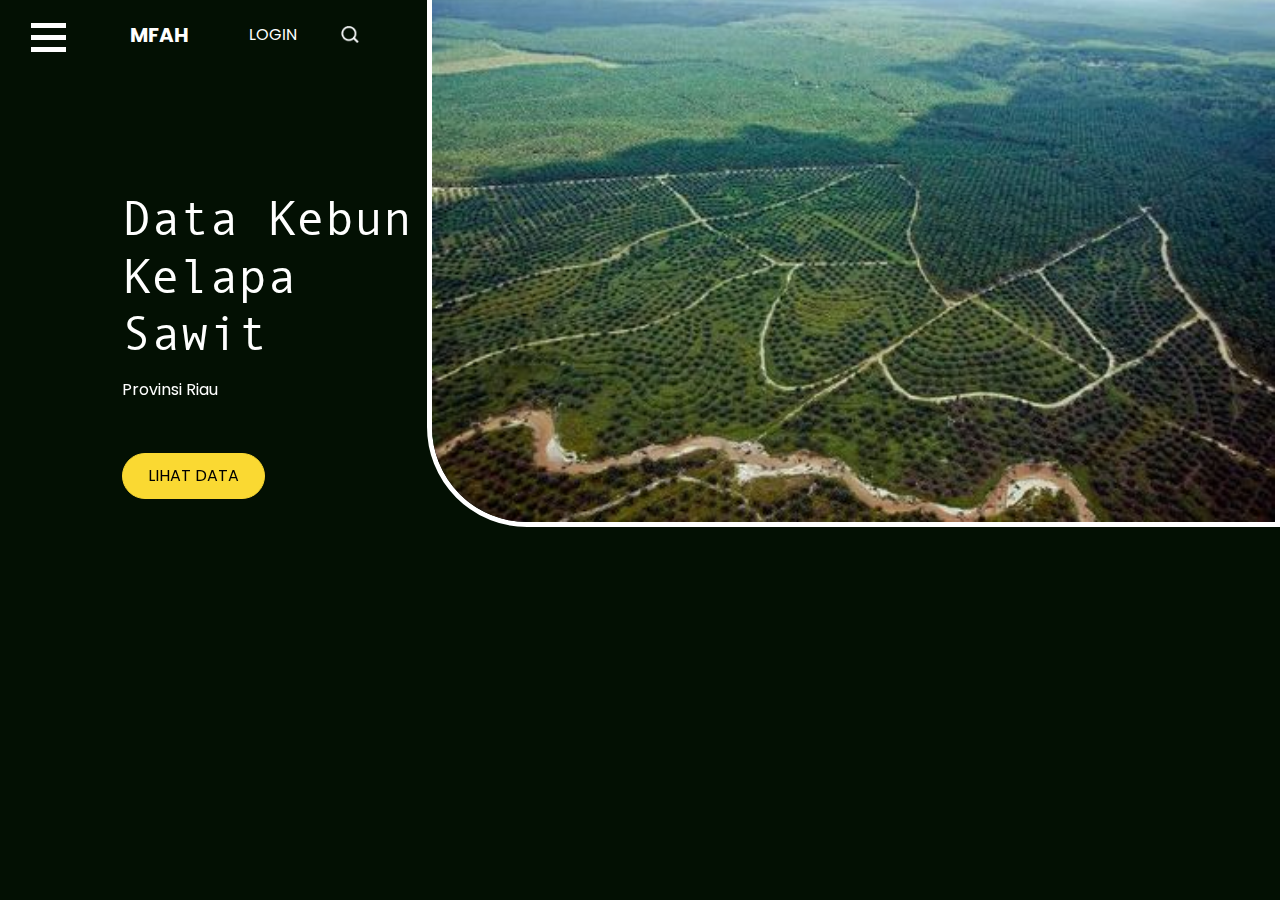
<file: index.html>
<!DOCTYPE html>
<html lang="en">

<head>
  <!-- Basic -->
  <meta charset="utf-8" />
  <meta http-equiv="X-UA-Compatible" content="IE=edge" />
  <!-- Mobile Metas -->
  <meta name="viewport" content="width=device-width, initial-scale=1, shrink-to-fit=no" />
  <!-- Site Metas -->
  <meta name="keywords" content="" />
  <meta name="description" content="" />
  <meta name="author" content="" />

  <title>M. Fahri akbar</title>

  <!-- slider stylesheet -->
  <link rel="stylesheet" type="text/css" href="https://cdnjs.cloudflare.com/ajax/libs/OwlCarousel2/2.3.4/assets/owl.carousel.min.css" />

  <!-- bootstrap core css -->
  <link rel="stylesheet" type="text/css" href="home/css/bootstrap.css" />

  <!-- Custom styles for this template -->
  <link href=" home/css/style.css" rel="stylesheet" />
  <!-- responsive style -->
  <link href="home/css/responsive.css" rel="stylesheet" />
  <style>
    .bordered-image {
      border: 5px solid white; /* Mengatur warna dan ketebalan border */
      border-bottom-left-radius: 100px;
    }
  </style>
</head>

<body>
  <div class="hero_area">
    <!-- header section strats -->
    <header class="header_section">
      <div class="container-fluid">
        <nav class="navbar navbar-expand-lg custom_nav-container d-block">
          <div class="main_nav_menu">
            <div class="fk_width">
              <div class="custom_menu-btn">
                <button onclick="openNav()">
                  <span class="s-1"> </span>
                  <span class="s-2"> </span>
                  <span class="s-3"> </span>
                </button>
              </div>
              <div id="myNav" class="overlay">
                <div class="overlay-content">
                  <a class="" href="index.html">Home <span class="sr-only">(current)</span></a>
                  <a class="" href="Data.html">Data </a>
                  <a class="" href="fahri akbar/profile.html">Profile </a>
                </div>
              </div>
            </div>
            <a class="navbar-brand" href="index.html">
              <span>
                mfah
              </span>
            </a>
            <div class="user_option">
              <a href="#">
                login
              </a>
              <form class="form-inline ">
                <button class="btn  nav_search-btn" type="submit"></button>
              </form>
            </div>
          </div>
        </nav>
      </div>
    </header>
    <!-- end header section -->

    <!-- slider section -->
    <section class=" slider_section position-relative">
      <div class="container-fluid">
        <div class="row slider-row">
          <div class="col-lg-3 offset-lg-1">
            <div id="carouselExampleIndicators" class="carousel slide" data-ride="carousel">
              <div class="carousel-inner">
                <div class="carousel-item active">
                  <div class="detail-box">
                    <h1>
                      Data 
                      Kebun Kelapa Sawit
                    </h1>
                    <p>
                      Provinsi Riau
                    </p>
                    <div>
                      <a href="Data.html">
                        Lihat Data
                      </a>
                    </div>
                  </div>
                </div>
                <div class="carousel-item">
                 
                </div>
              </div>
              
            </div>
          </div>
          <div class="col-lg-8 px-0">
            <div class="img-box">
              <img src="home/images/sawit.jpg" alt="" class="bordered-image"/>
            </div>
          </div>
        </div>
      </div>
    </section>
    <!-- end slider section -->
  </div>

  <script src="home/js/custom.js"></script>
</body>

</html>
</file>
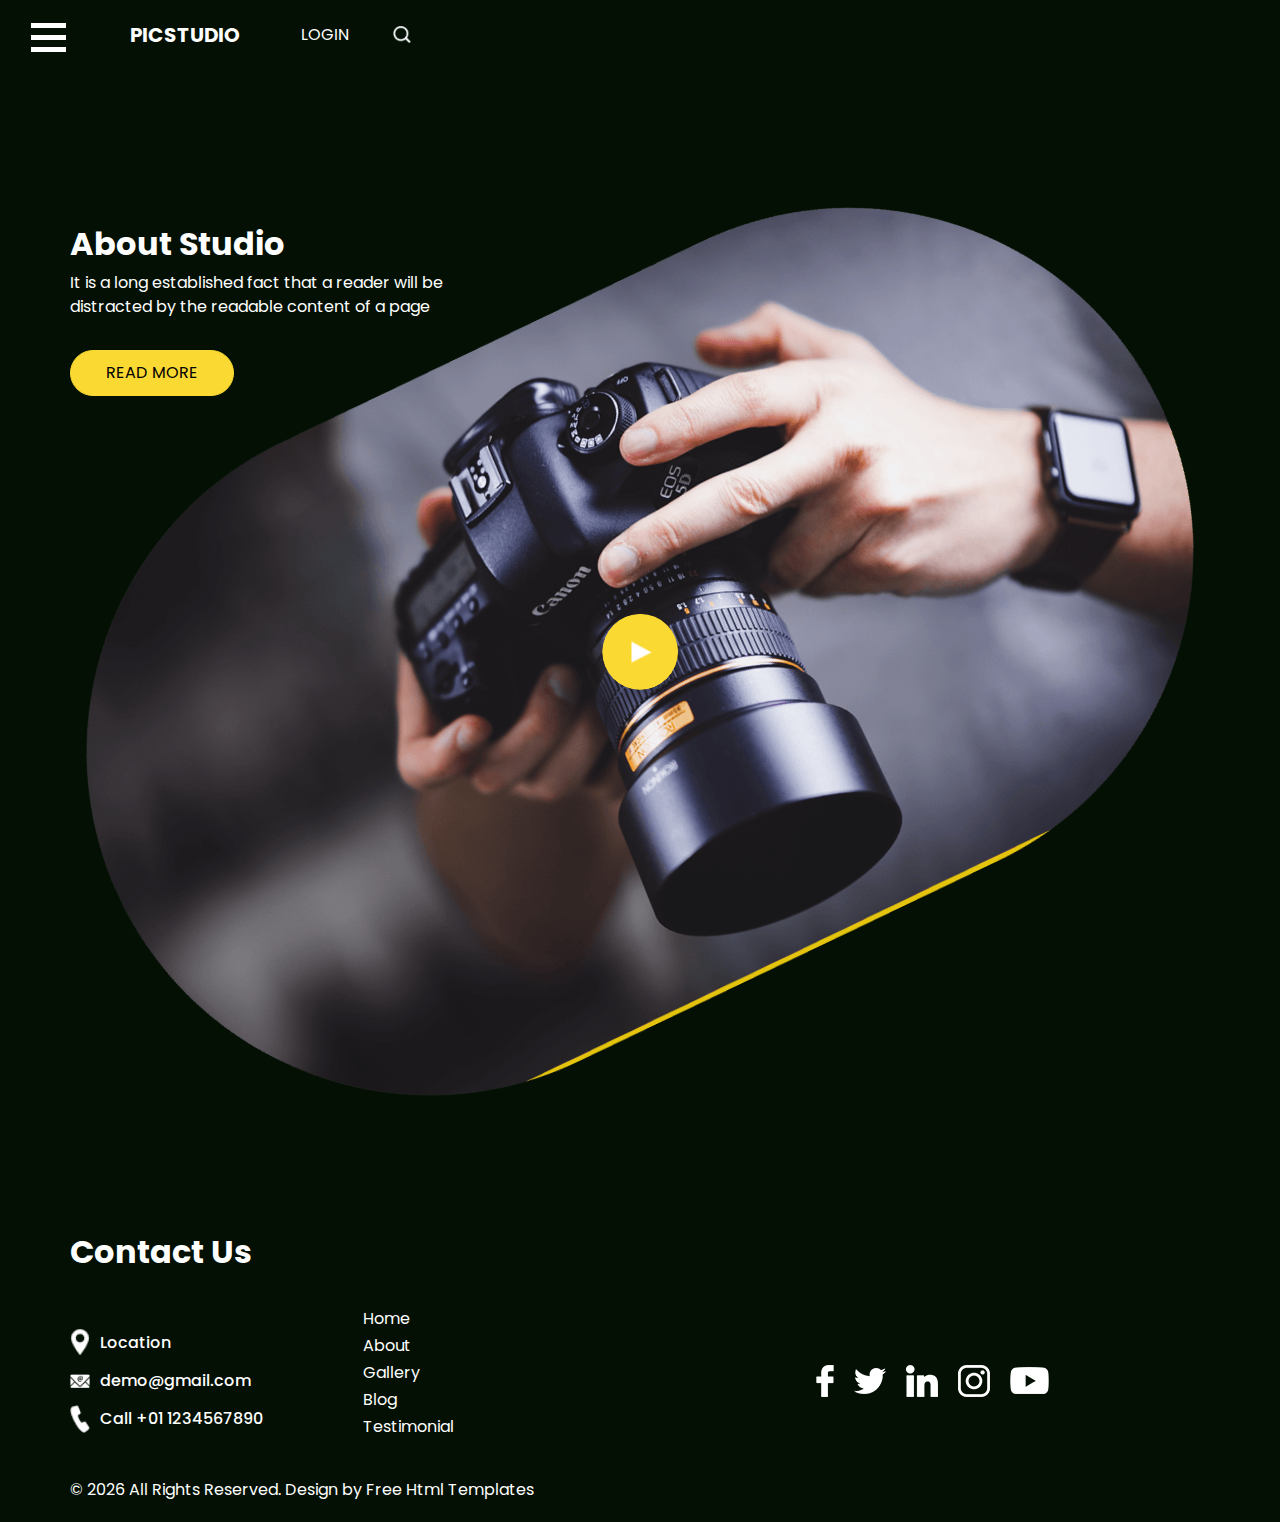
<file: home/about.html>
<!DOCTYPE html>
<html lang="en">

<head>
  <!-- Basic -->
  <meta charset="utf-8" />
  <meta http-equiv="X-UA-Compatible" content="IE=edge" />
  <!-- Mobile Metas -->
  <meta name="viewport" content="width=device-width, initial-scale=1, shrink-to-fit=no" />
  <!-- Site Metas -->
  <meta name="keywords" content="" />
  <meta name="description" content="" />
  <meta name="author" content="" />

  <title>Picstudio</title>

  <!-- slider stylesheet -->
  <link rel="stylesheet" type="text/css" href="https://cdnjs.cloudflare.com/ajax/libs/OwlCarousel2/2.3.4/assets/owl.carousel.min.css" />

  <!-- bootstrap core css -->
  <link rel="stylesheet" type="text/css" href="css/bootstrap.css" />

  <!-- Custom styles for this template -->
  <link href=" css/style.css" rel="stylesheet" />
  <!-- responsive style -->
  <link href="css/responsive.css" rel="stylesheet" />
</head>

<body class="sub_page">
  <div class="hero_area">
    <!-- header section strats -->
    <header class="header_section">
      <div class="container-fluid">
        <nav class="navbar navbar-expand-lg custom_nav-container d-block">
          <div class="main_nav_menu">
            <div class="fk_width">
              <div class="custom_menu-btn">
                <button onclick="openNav()">
                  <span class="s-1"> </span>
                  <span class="s-2"> </span>
                  <span class="s-3"> </span>
                </button>
              </div>
              <div id="myNav" class="overlay">
                <div class="overlay-content">
                  <a class="" href="index.html">Home <span class="sr-only">(current)</span></a>
                  <a class="" href="about.html">About </a>
                  <a class="" href="gallery.html">Gallery </a>
                  <a class="" href="blog.html">Blog </a>
                  <a class="" href="testimonial.html">Testimonial </a>
                </div>
              </div>
            </div>
            <a class="navbar-brand" href="index.html">
              <span>
                Picstudio
              </span>
            </a>
            <div class="user_option">
              <a href="#">
                login
              </a>
              <form class="form-inline ">
                <button class="btn  nav_search-btn" type="submit"></button>
              </form>
            </div>
          </div>
        </nav>
      </div>
    </header>
    <!-- end header section -->
  </div>

  <div class="layout_padding">
    <!-- about section -->

    <section class="about_section layout_padding-bottom">
      <div class="container">
        <div class="row">
          <div class="col-md-5">
            <div class="detail-box">
              <div class="heading_container">
                <h2>
                  About Studio
                </h2>
                <p>
                  It is a long established fact that a reader will be distracted by the readable content of a page
                </p>
                <a href="">
                  Read More
                </a>
              </div>
            </div>
          </div>
        </div>
      </div>
      <div class="img-box">
        <div class="play_btn">
          <a href="#">
            <img src="images/play.png" alt="" />
          </a>
        </div>
        <img src="images/about-img.png" class="about-img" alt="" />
      </div>
    </section>

    <!-- end about section -->
  </div>


  <!-- info section -->

  <section class="info_section ">
    <div class="info_container layout_padding-top">
      <div class="container">
        <div class="heading_container">
          <h2>
            Contact Us
          </h2>
        </div>
        <div class="info_main">
          <div class="row">
            <div class="col-md-4 col-lg-3">
              <div class="info_contact ">
                <a href="#" class="link-box">
                  <div class="img-box">
                    <img src="images/location.png" alt="" />
                  </div>
                  <div class="detail-box">
                    <h6>
                      Location
                    </h6>
                  </div>
                </a>
                <a href="#" class="link-box">
                  <div class="img-box">
                    <img src="images/mail.png" alt="" />
                  </div>
                  <div class="detail-box">
                    <h6>
                      demo@gmail.com
                    </h6>
                  </div>
                </a>
                <a href="#" class="link-box">
                  <div class="img-box">
                    <img src="images/call.png" alt="" />
                  </div>
                  <div class="detail-box">
                    <h6>
                      Call +01 1234567890
                    </h6>
                  </div>
                </a>
              </div>
            </div>
            <div class="col-md-2 col-lg-3">
              <div class="info_link-box">
                <ul>
                  <li class=" active">
                    <a class="" href="index.html">Home <span class="sr-only">(current)</span></a>
                  </li>
                  <li class="">
                    <a class="" href="about.html">About </a>
                  </li>
                  <li class="">
                    <a class="" href="gallery.html">Gallery </a>
                  </li>
                  <li class="">
                    <a class="" href="blog.html">Blog </a>
                  </li>
                  <li class="">
                    <a class="" href="testimonial.html">Testimonial </a>
                  </li>
                </ul>
              </div>
            </div>
            <div class="col-md-6 ">
              <div class="social_box">
                <a href="#">
                  <img src="images/facebook.png" alt="" />
                </a>
                <a href="#">
                  <img src="images/twitter.png" alt="" />
                </a>
                <a href="#">
                  <img src="images/linkedin.png" alt="" />
                </a>
                <a href="#">
                  <img src="images/instagram.png" alt="" />
                </a>
                <a href="#">
                  <img src="images/youtube.png" alt="" />
                </a>
              </div>
            </div>
          </div>
        </div>
      </div>
    </div>
  </section>

  <!-- end info section -->

  <!-- footer section -->
  <footer class="footer_section ">
    <div class="container">
      <p>
        &copy; <span id="displayYear"></span> All Rights Reserved. Design by
        <a href="https://html.design/">Free Html Templates</a>
      </p>
    </div>
  </footer>
  <!-- footer section -->

  <script src="js/jquery-3.4.1.min.js"></script>
  <script src="js/bootstrap.js"></script>
  <script src="https://cdnjs.cloudflare.com/ajax/libs/OwlCarousel2/2.3.4/owl.carousel.min.js"></script>
  <script src="js/custom.js"></script>
</body>

</html>
</file>
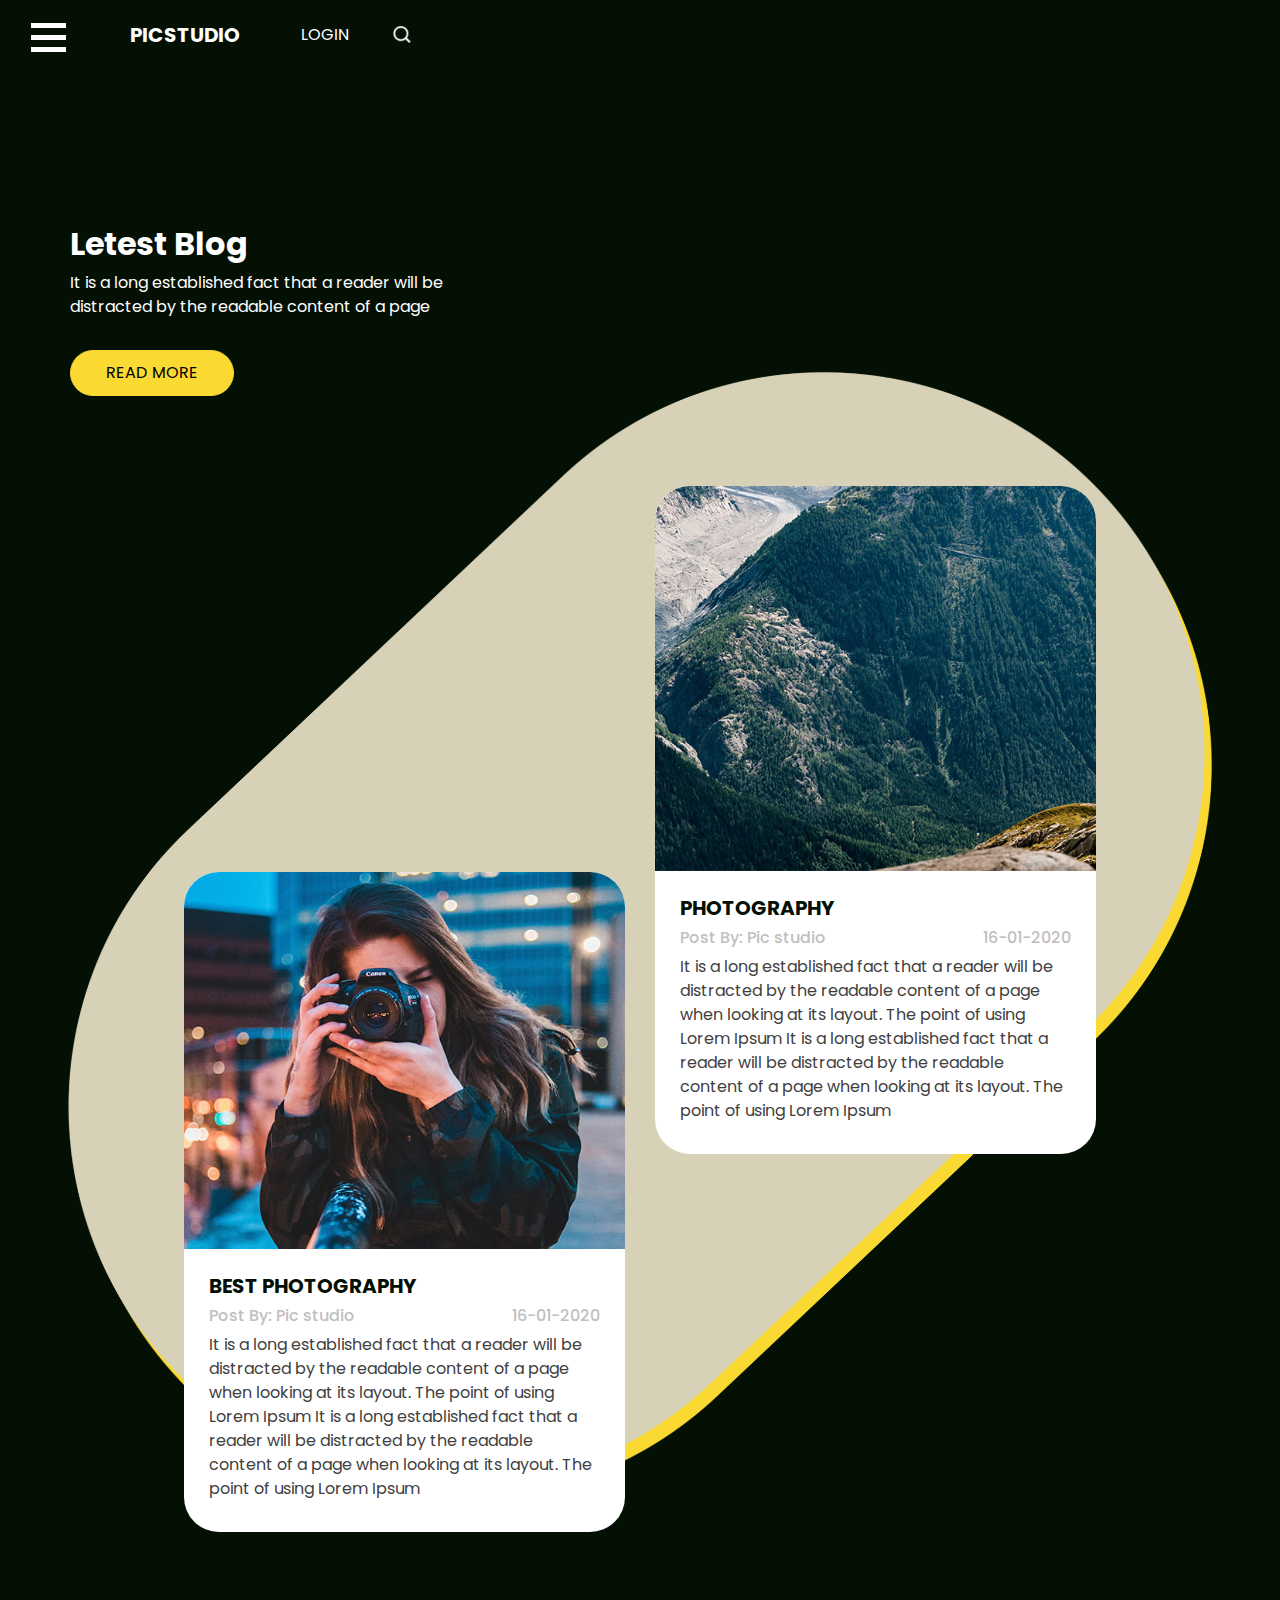
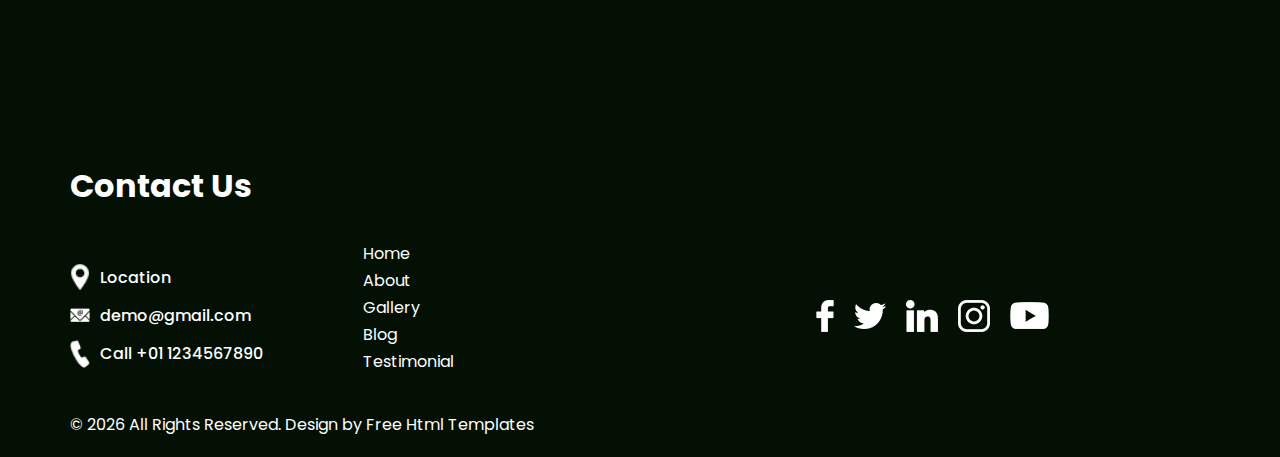
<file: home/blog.html>
<!DOCTYPE html>
<html lang="en">

<head>
  <!-- Basic -->
  <meta charset="utf-8" />
  <meta http-equiv="X-UA-Compatible" content="IE=edge" />
  <!-- Mobile Metas -->
  <meta name="viewport" content="width=device-width, initial-scale=1, shrink-to-fit=no" />
  <!-- Site Metas -->
  <meta name="keywords" content="" />
  <meta name="description" content="" />
  <meta name="author" content="" />

  <title>Picstudio</title>

  <!-- slider stylesheet -->
  <link rel="stylesheet" type="text/css" href="https://cdnjs.cloudflare.com/ajax/libs/OwlCarousel2/2.3.4/assets/owl.carousel.min.css" />

  <!-- bootstrap core css -->
  <link rel="stylesheet" type="text/css" href="css/bootstrap.css" />

  <!-- Custom styles for this template -->
  <link href=" css/style.css" rel="stylesheet" />
  <!-- responsive style -->
  <link href="css/responsive.css" rel="stylesheet" />
</head>

<body class="sub_page">
  <div class="hero_area">
    <!-- header section strats -->
    <header class="header_section">
      <div class="container-fluid">
        <nav class="navbar navbar-expand-lg custom_nav-container d-block">
          <div class="main_nav_menu">
            <div class="fk_width">
              <div class="custom_menu-btn">
                <button onclick="openNav()">
                  <span class="s-1"> </span>
                  <span class="s-2"> </span>
                  <span class="s-3"> </span>
                </button>
              </div>
              <div id="myNav" class="overlay">
                <div class="overlay-content">
                  <a class="" href="index.html">Home <span class="sr-only">(current)</span></a>
                  <a class="" href="about.html">About </a>
                  <a class="" href="gallery.html">Gallery </a>
                  <a class="" href="blog.html">Blog </a>
                  <a class="" href="testimonial.html">Testimonial </a>
                </div>
              </div>
            </div>
            <a class="navbar-brand" href="index.html">
              <span>
                Picstudio
              </span>
            </a>
            <div class="user_option">
              <a href="#">
                login
              </a>
              <form class="form-inline ">
                <button class="btn  nav_search-btn" type="submit"></button>
              </form>
            </div>
          </div>
        </nav>
      </div>
    </header>
    <!-- end header section -->
  </div>

  <div class="layout_padding-bottom">

    <!-- blog section -->

    <section class="blog_section layout_padding">
      <div class="container">
        <div class="row">
          <div class="col-md-5">
            <div class="detail-box">
              <div class="heading_container">
                <h2>
                  Letest Blog
                </h2>
                <p>
                  It is a long established fact that a reader will be distracted by the readable content of a page
                </p>
                <a href="">
                  Read More
                </a>
              </div>
            </div>
          </div>
        </div>
      </div>
      <div class="blog_container">
        <div class="blog_bg">
          <img src="images/gallery-bg.png" alt="" />
        </div>
        <div class="container">
          <div class="blog_box">
            <div class="row">
              <div class="col-md-6">
                <div class="box b1">
                  <div class="img-box">
                    <img src="images/blog1.jpg" alt="" />
                  </div>
                  <div class="blog-detail">
                    <div class="blog_title">
                      <h5>
                        Best photography
                      </h5>
                      <div class="blog_post">
                        <h6>
                          Post By: Pic studio
                        </h6>
                        <h6>
                          16-01-2020
                        </h6>
                      </div>
                    </div>
                    <p>
                      It is a long established fact that a reader will be distracted by the readable content of a page when looking at its layout. The point of using Lorem Ipsum It is a long established fact that a reader will be distracted by the readable content of a page when looking at its layout. The point of using Lorem Ipsum
                    </p>
                  </div>
                </div>
              </div>
              <div class="col-md-6">
                <div class="box b2">
                  <div class="img-box">
                    <img src="images/blog2.jpg" alt="" />
                  </div>
                  <div class="blog-detail">
                    <div class="blog_title">
                      <h5>
                        Photography
                      </h5>
                      <div class="blog_post">
                        <h6>
                          Post By: Pic studio
                        </h6>
                        <h6>
                          16-01-2020
                        </h6>
                      </div>
                    </div>
                    <p>
                      It is a long established fact that a reader will be distracted by the readable content of a page when looking at its layout. The point of using Lorem Ipsum It is a long established fact that a reader will be distracted by the readable content of a page when looking at its layout. The point of using Lorem Ipsum
                    </p>
                  </div>
                </div>
              </div>
            </div>
          </div>
        </div>
      </div>
    </section>

    <!-- end blog section -->
  </div>

  <!-- info section -->

  <section class="info_section ">
    <div class="info_container layout_padding-top">
      <div class="container">
        <div class="heading_container">
          <h2>
            Contact Us
          </h2>
        </div>
        <div class="info_main">
          <div class="row">
            <div class="col-md-4 col-lg-3">
              <div class="info_contact ">
                <a href="#" class="link-box">
                  <div class="img-box">
                    <img src="images/location.png" alt="" />
                  </div>
                  <div class="detail-box">
                    <h6>
                      Location
                    </h6>
                  </div>
                </a>
                <a href="#" class="link-box">
                  <div class="img-box">
                    <img src="images/mail.png" alt="" />
                  </div>
                  <div class="detail-box">
                    <h6>
                      demo@gmail.com
                    </h6>
                  </div>
                </a>
                <a href="#" class="link-box">
                  <div class="img-box">
                    <img src="images/call.png" alt="" />
                  </div>
                  <div class="detail-box">
                    <h6>
                      Call +01 1234567890
                    </h6>
                  </div>
                </a>
              </div>
            </div>
            <div class="col-md-2 col-lg-3">
              <div class="info_link-box">
                <ul>
                  <li class=" active">
                    <a class="" href="index.html">Home <span class="sr-only">(current)</span></a>
                  </li>
                  <li class="">
                    <a class="" href="about.html">About </a>
                  </li>
                  <li class="">
                    <a class="" href="gallery.html">Gallery </a>
                  </li>
                  <li class="">
                    <a class="" href="blog.html">Blog </a>
                  </li>
                  <li class="">
                    <a class="" href="testimonial.html">Testimonial </a>
                  </li>
                </ul>
              </div>
            </div>
            <div class="col-md-6 ">
              <div class="social_box">
                <a href="#">
                  <img src="images/facebook.png" alt="" />
                </a>
                <a href="#">
                  <img src="images/twitter.png" alt="" />
                </a>
                <a href="#">
                  <img src="images/linkedin.png" alt="" />
                </a>
                <a href="#">
                  <img src="images/instagram.png" alt="" />
                </a>
                <a href="#">
                  <img src="images/youtube.png" alt="" />
                </a>
              </div>
            </div>
          </div>
        </div>
      </div>
    </div>
  </section>

  <!-- end info section -->

  <!-- footer section -->
  <footer class="footer_section ">
    <div class="container">
      <p>
        &copy; <span id="displayYear"></span> All Rights Reserved. Design by
        <a href="https://html.design/">Free Html Templates</a>
      </p>
    </div>
  </footer>
  <!-- footer section -->

  <script src="js/jquery-3.4.1.min.js"></script>
  <script src="js/bootstrap.js"></script>
  <script src="https://cdnjs.cloudflare.com/ajax/libs/OwlCarousel2/2.3.4/owl.carousel.min.js"></script>
  <script src="js/custom.js"></script>
</body>

</html>
</file>
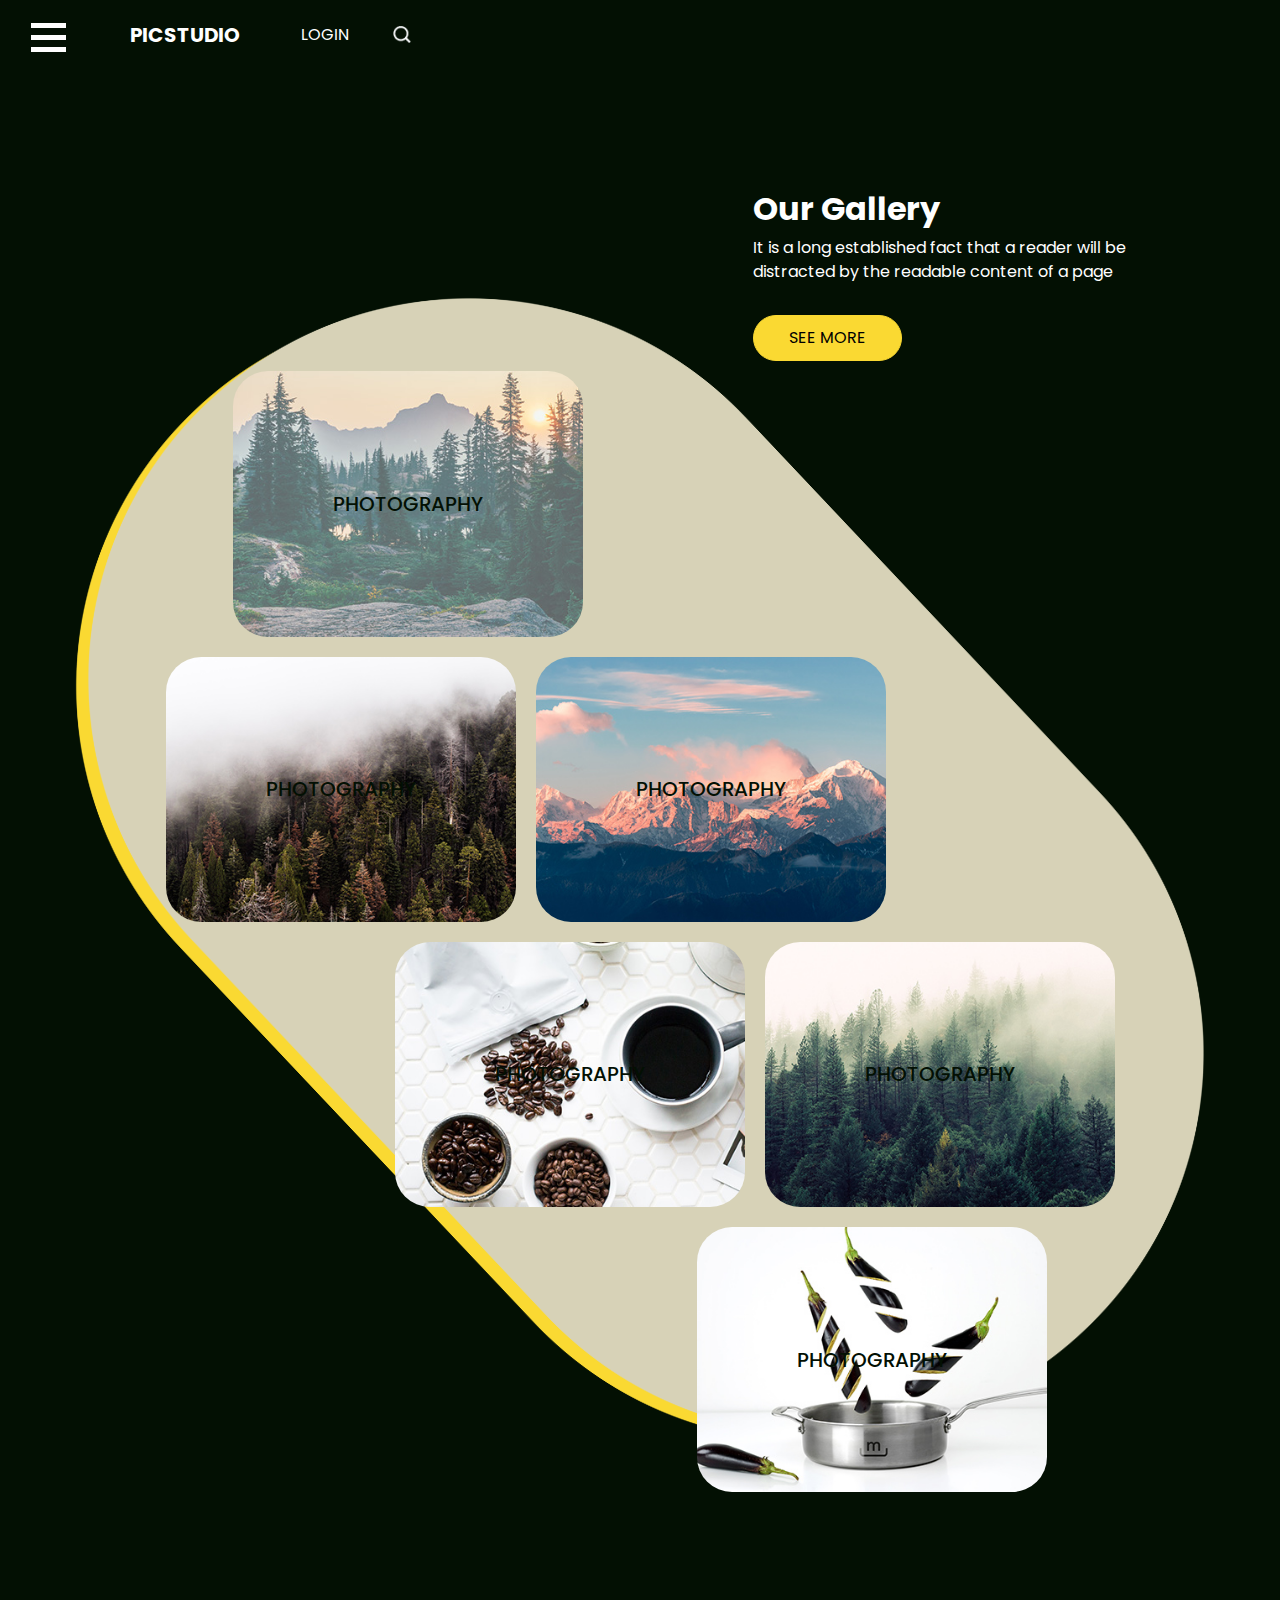
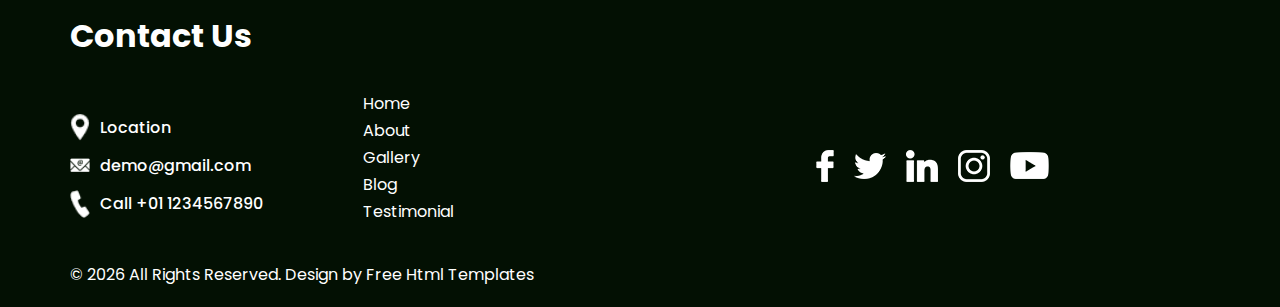
<file: home/gallery.html>
<!DOCTYPE html>
<html lang="en">

<head>
  <!-- Basic -->
  <meta charset="utf-8" />
  <meta http-equiv="X-UA-Compatible" content="IE=edge" />
  <!-- Mobile Metas -->
  <meta name="viewport" content="width=device-width, initial-scale=1, shrink-to-fit=no" />
  <!-- Site Metas -->
  <meta name="keywords" content="" />
  <meta name="description" content="" />
  <meta name="author" content="" />

  <title>Picstudio</title>

  <!-- slider stylesheet -->
  <link rel="stylesheet" type="text/css" href="https://cdnjs.cloudflare.com/ajax/libs/OwlCarousel2/2.3.4/assets/owl.carousel.min.css" />

  <!-- bootstrap core css -->
  <link rel="stylesheet" type="text/css" href="css/bootstrap.css" />

  <!-- Custom styles for this template -->
  <link href=" css/style.css" rel="stylesheet" />
  <!-- responsive style -->
  <link href="css/responsive.css" rel="stylesheet" />
</head>

<body class="sub_page">
  <div class="hero_area">
    <!-- header section strats -->
    <header class="header_section">
      <div class="container-fluid">
        <nav class="navbar navbar-expand-lg custom_nav-container d-block">
          <div class="main_nav_menu">
            <div class="fk_width">
              <div class="custom_menu-btn">
                <button onclick="openNav()">
                  <span class="s-1"> </span>
                  <span class="s-2"> </span>
                  <span class="s-3"> </span>
                </button>
              </div>
              <div id="myNav" class="overlay">
                <div class="overlay-content">
                  <a class="" href="index.html">Home <span class="sr-only">(current)</span></a>
                  <a class="" href="about.html">About </a>
                  <a class="" href="gallery.html">Gallery </a>
                  <a class="" href="blog.html">Blog </a>
                  <a class="" href="testimonial.html">Testimonial </a>
                </div>
              </div>
            </div>
            <a class="navbar-brand" href="index.html">
              <span>
                Picstudio
              </span>
            </a>
            <div class="user_option">
              <a href="#">
                login
              </a>
              <form class="form-inline ">
                <button class="btn  nav_search-btn" type="submit"></button>
              </form>
            </div>
          </div>
        </nav>
      </div>
    </header>
    <!-- end header section -->

  </div>


  <!-- gallery section -->
  <section class="gallery_section layout_padding">
    <div class="container">
      <div class="row">
        <div class="col-lg-5 ml-auto">
          <div class="heading_container">
            <h2>
              Our Gallery
            </h2>
            <p>
              It is a long established fact that a reader will be distracted by the readable content of a page
            </p>
            <a href="">
              See More
            </a>
          </div>
        </div>
      </div>
    </div>
    <div class="gallery_container">
      <div class="gallery_bg">
        <img src="images/gallery-bg.png" alt="" />
      </div>
      <div class="container">
        <div class="gallery_box">
          <div class="box b1">
            <div class="img-box">
              <img src="images/gallery-1.jpg" alt="" />
              <h5>
                photography
              </h5>
            </div>
          </div>
          <div class="box b2">
            <div class="img-box">
              <img src="images/gallery-2.jpg" alt="" />
              <h5>
                photography
              </h5>
            </div>
            <div class="img-box">
              <img src="images/gallery-3.jpg" alt="" />
              <h5>
                photography
              </h5>
            </div>
          </div>
          <div class="box b3">
            <div class="img-box">
              <img src="images/gallery-4.jpg" alt="" />
              <h5>
                photography
              </h5>
            </div>
            <div class="img-box">
              <img src="images/gallery-5.jpg" alt="" />
              <h5>
                photography
              </h5>
            </div>
          </div>
          <div class="box b4">
            <div class="img-box">
              <img src="images/gallery-6.jpg" alt="" />
              <h5>
                photography
              </h5>
            </div>
          </div>
        </div>
      </div>
    </div>
  </section>
  <!-- end gallery section -->

  <!-- info section -->

  <section class="info_section ">
    <div class="info_container layout_padding-top">
      <div class="container">
        <div class="heading_container">
          <h2>
            Contact Us
          </h2>
        </div>
        <div class="info_main">
          <div class="row">
            <div class="col-md-4 col-lg-3">
              <div class="info_contact ">
                <a href="#" class="link-box">
                  <div class="img-box">
                    <img src="images/location.png" alt="" />
                  </div>
                  <div class="detail-box">
                    <h6>
                      Location
                    </h6>
                  </div>
                </a>
                <a href="#" class="link-box">
                  <div class="img-box">
                    <img src="images/mail.png" alt="" />
                  </div>
                  <div class="detail-box">
                    <h6>
                      demo@gmail.com
                    </h6>
                  </div>
                </a>
                <a href="#" class="link-box">
                  <div class="img-box">
                    <img src="images/call.png" alt="" />
                  </div>
                  <div class="detail-box">
                    <h6>
                      Call +01 1234567890
                    </h6>
                  </div>
                </a>
              </div>
            </div>
            <div class="col-md-2 col-lg-3">
              <div class="info_link-box">
                <ul>
                  <li class=" ">
                    <a class="" href="index.html">Home <span class="sr-only">(current)</span></a>
                  </li>
                  <li class="">
                    <a class="" href="about.html">About </a>
                  </li>
                  <li class="">
                    <a class="" href="gallery.html">Gallery </a>
                  </li>
                  <li class="">
                    <a class="" href="blog.html">Blog </a>
                  </li>
                  <li class="">
                    <a class="" href="testimonial.html">Testimonial </a>
                  </li>
                </ul>
              </div>
            </div>
            <div class="col-md-6 ">
              <div class="social_box">
                <a href="#">
                  <img src="images/facebook.png" alt="" />
                </a>
                <a href="#">
                  <img src="images/twitter.png" alt="" />
                </a>
                <a href="#">
                  <img src="images/linkedin.png" alt="" />
                </a>
                <a href="#">
                  <img src="images/instagram.png" alt="" />
                </a>
                <a href="#">
                  <img src="images/youtube.png" alt="" />
                </a>
              </div>
            </div>
          </div>
        </div>
      </div>
    </div>
  </section>

  <!-- end info section -->

  <!-- footer section -->
  <footer class="footer_section ">
    <div class="container">
      <p>
        &copy; <span id="displayYear"></span> All Rights Reserved. Design by
        <a href="https://html.design/">Free Html Templates</a>
      </p>
    </div>
  </footer>
  <!-- footer section -->

  <script src="js/jquery-3.4.1.min.js"></script>
  <script src="js/bootstrap.js"></script>
  <script src="https://cdnjs.cloudflare.com/ajax/libs/OwlCarousel2/2.3.4/owl.carousel.min.js"></script>
  <script src="js/custom.js"></script>
</body>

</html>
</file>
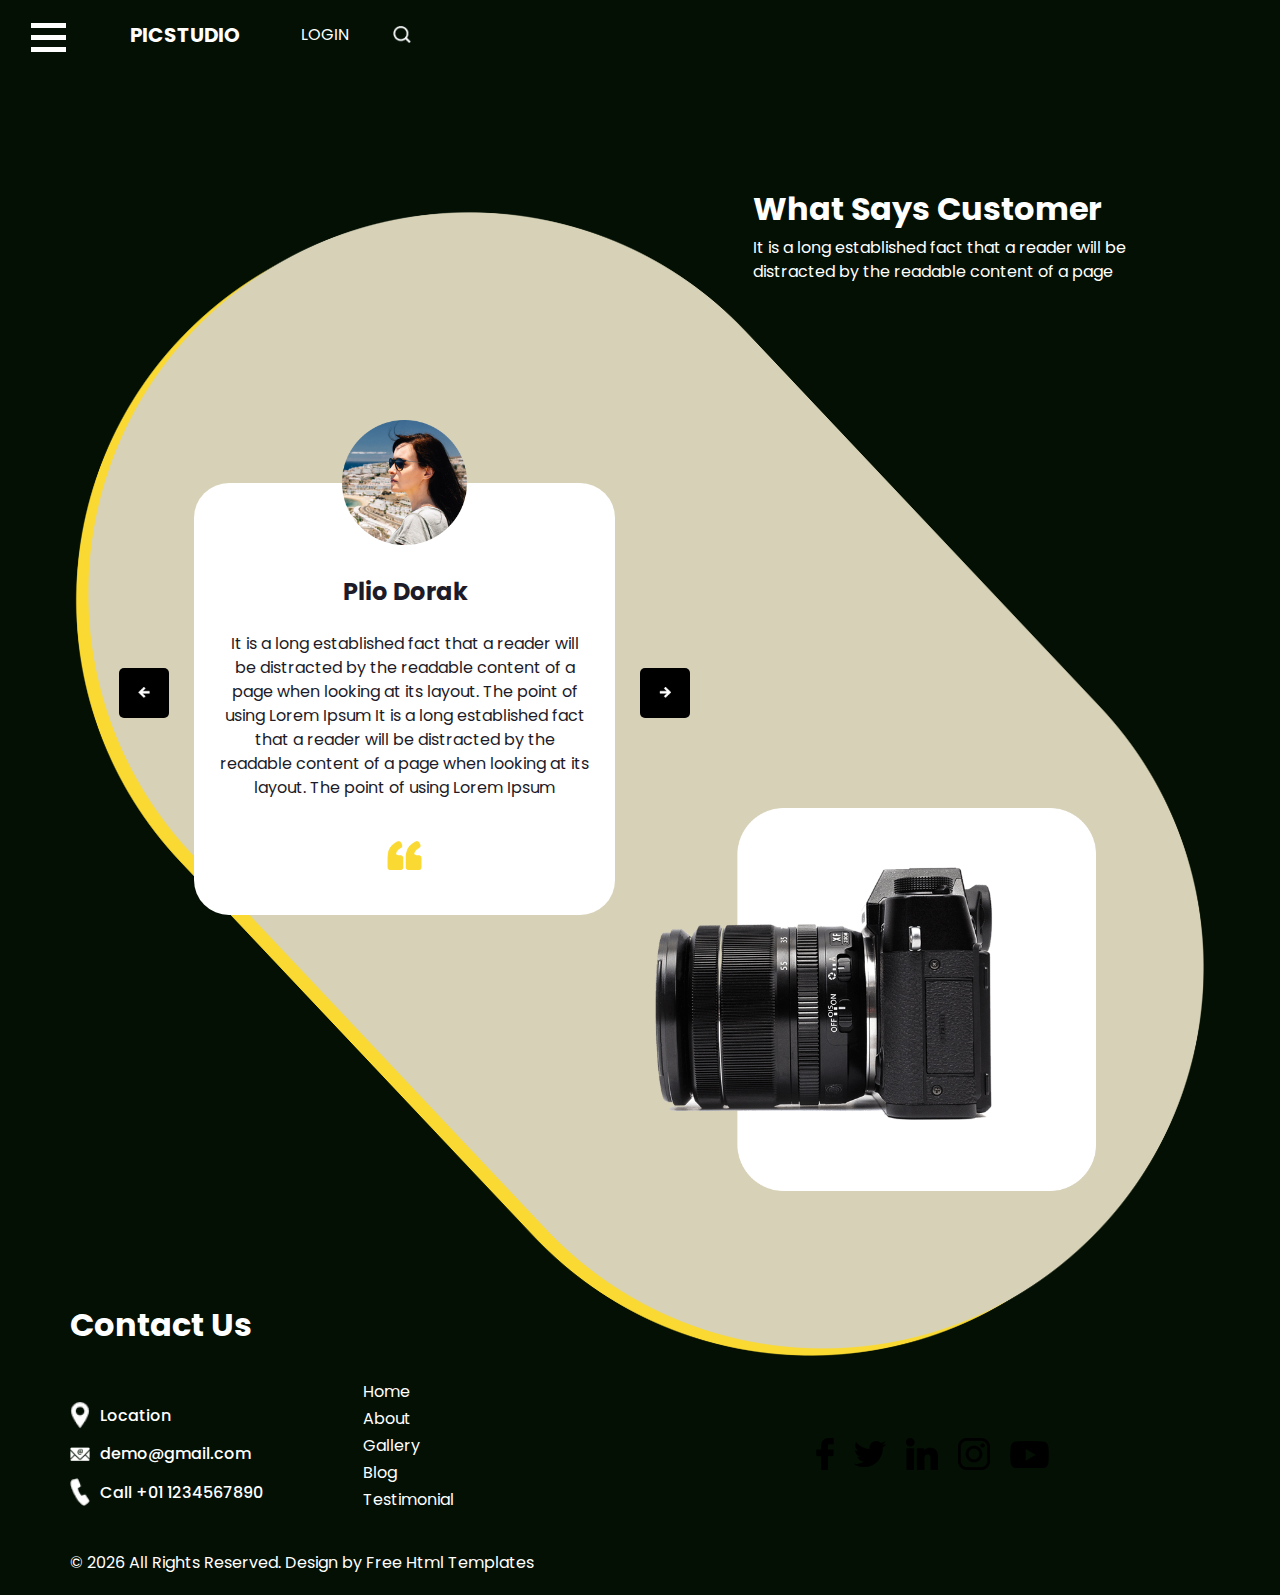
<file: home/testimonial.html>
<!DOCTYPE html>
<html lang="en">

<head>
  <!-- Basic -->
  <meta charset="utf-8" />
  <meta http-equiv="X-UA-Compatible" content="IE=edge" />
  <!-- Mobile Metas -->
  <meta name="viewport" content="width=device-width, initial-scale=1, shrink-to-fit=no" />
  <!-- Site Metas -->
  <meta name="keywords" content="" />
  <meta name="description" content="" />
  <meta name="author" content="" />

  <title>Picstudio</title>

  <!-- slider stylesheet -->
  <link rel="stylesheet" type="text/css" href="https://cdnjs.cloudflare.com/ajax/libs/OwlCarousel2/2.3.4/assets/owl.carousel.min.css" />

  <!-- bootstrap core css -->
  <link rel="stylesheet" type="text/css" href="css/bootstrap.css" />

  <!-- Custom styles for this template -->
  <link href=" css/style.css" rel="stylesheet" />
  <!-- responsive style -->
  <link href="css/responsive.css" rel="stylesheet" />
</head>

<body class="">
  <div class="hero_area">
    <!-- header section strats -->
    <header class="header_section">
      <div class="container-fluid">
        <nav class="navbar navbar-expand-lg custom_nav-container d-block">
          <div class="main_nav_menu">
            <div class="fk_width">
              <div class="custom_menu-btn">
                <button onclick="openNav()">
                  <span class="s-1"> </span>
                  <span class="s-2"> </span>
                  <span class="s-3"> </span>
                </button>
              </div>
              <div id="myNav" class="overlay">
                <div class="overlay-content">
                  <a class="" href="index.html">Home <span class="sr-only">(current)</span></a>
                  <a class="" href="about.html">About </a>
                  <a class="" href="gallery.html">Gallery </a>
                  <a class="" href="blog.html">Blog </a>
                  <a class="" href="testimonial.html">Testimonial </a>
                </div>
              </div>
            </div>
            <a class="navbar-brand" href="index.html">
              <span>
                Picstudio
              </span>
            </a>
            <div class="user_option">
              <a href="#">
                login
              </a>
              <form class="form-inline ">
                <button class="btn  nav_search-btn" type="submit"></button>
              </form>
            </div>
          </div>
        </nav>
      </div>
    </header>
    <!-- end header section -->


  </div>


  <!-- client section -->

  <section class="client_section layout_padding">
    <div class="container">
      <div class="row">
        <div class="col-lg-5 ml-auto">
          <div class="heading_container">
            <h2>
              What Says Customer
            </h2>
            <p>
              It is a long established fact that a reader will be distracted by the readable content of a page
            </p>
          </div>
        </div>
      </div>
    </div>
    <div class="client_container">
      <div class="client_bg">
        <img src="images/gallery-bg.png" alt="" />
      </div>
      <div class="container">
        <div class="client_box">
          <div class="row">
            <div class="col-lg-6">
              <div class="box b1">
                <div id="carouselExampleControls" class="carousel slide" data-ride="carousel">
                  <div class="carousel-inner">
                    <div class="carousel-item active">
                      <div class="client_content-box layout_padding">
                        <div class="img-box">
                          <img src="images/client.png" alt="" />
                        </div>
                        <div class="detail-box">
                          <h4>
                            Plio Dorak
                          </h4>
                          <p>
                            It is a long established fact that a reader will be distracted by the readable content of a page when looking at its layout. The point of using Lorem Ipsum It is a long established fact that a reader will be distracted by the readable content of a page when looking at its layout. The point of using Lorem Ipsum
                          </p>
                          <img src="images/quote.png" alt="" />
                        </div>
                      </div>
                    </div>
                    <div class="carousel-item">
                      <div class="client_content-box layout_padding">
                        <div class="img-box">
                          <img src="images/client.png" alt="" />
                        </div>
                        <div class="detail-box">
                          <h4>
                            Plio Dorak
                          </h4>
                          <p>
                            It is a long established fact that a reader will be distracted by the readable content of a page when looking at its layout. The point of using Lorem Ipsum It is a long established fact that a reader will be distracted by the readable content of a page when looking at its layout. The point of using Lorem Ipsum
                          </p>
                          <img src="images/quote.png" alt="" />
                        </div>
                      </div>
                    </div>
                    <div class="carousel-item">
                      <div class="client_content-box layout_padding">
                        <div class="img-box">
                          <img src="images/client.png" alt="" />
                        </div>
                        <div class="detail-box">
                          <h4>
                            Plio Dorak
                          </h4>
                          <p>
                            It is a long established fact that a reader will be distracted by the readable content of a page when looking at its layout. The point of using Lorem Ipsum It is a long established fact that a reader will be distracted by the readable content of a page when looking at its layout. The point of using Lorem Ipsum
                          </p>
                          <img src="images/quote.png" alt="" />
                        </div>
                      </div>
                    </div>
                  </div>
                  <a class="carousel-control-prev" href="#carouselExampleControls" role="button" data-slide="prev">
                    <span class="sr-only">Previous</span>
                  </a>
                  <a class="carousel-control-next" href="#carouselExampleControls" role="button" data-slide="next">
                    <span class="sr-only">Next</span>
                  </a>
                </div>
              </div>
            </div>
            <div class="col-lg-6">
              <div class="box b2">
                <div class="camera_img-box">
                  <img src="images/camera.png" alt="" />
                </div>
              </div>
            </div>
          </div>
        </div>
      </div>
    </div>
  </section>

  <!-- end client section -->

  <!-- info section -->

  <section class="info_section ">
    <div class="info_container layout_padding-top">
      <div class="container">
        <div class="heading_container">
          <h2>
            Contact Us
          </h2>
        </div>
        <div class="info_main">
          <div class="row">
            <div class="col-md-4 col-lg-3">
              <div class="info_contact ">
                <a href="#" class="link-box">
                  <div class="img-box">
                    <img src="images/location.png" alt="" />
                  </div>
                  <div class="detail-box">
                    <h6>
                      Location
                    </h6>
                  </div>
                </a>
                <a href="#" class="link-box">
                  <div class="img-box">
                    <img src="images/mail.png" alt="" />
                  </div>
                  <div class="detail-box">
                    <h6>
                      demo@gmail.com
                    </h6>
                  </div>
                </a>
                <a href="#" class="link-box">
                  <div class="img-box">
                    <img src="images/call.png" alt="" />
                  </div>
                  <div class="detail-box">
                    <h6>
                      Call +01 1234567890
                    </h6>
                  </div>
                </a>
              </div>
            </div>
            <div class="col-md-2 col-lg-3">
              <div class="info_link-box">
                <ul>
                  <li class=" active">
                    <a class="" href="index.html">Home <span class="sr-only">(current)</span></a>
                  </li>
                  <li class="">
                    <a class="" href="about.html">About </a>
                  </li>
                  <li class="">
                    <a class="" href="gallery.html">Gallery </a>
                  </li>
                  <li class="">
                    <a class="" href="blog.html">Blog </a>
                  </li>
                  <li class="">
                    <a class="" href="testimonial.html">Testimonial </a>
                  </li>
                </ul>
              </div>
            </div>
            <div class="col-md-6 ">
              <div class="social_box">
                <a href="#">
                  <img src="images/facebook.png" alt="" />
                </a>
                <a href="#">
                  <img src="images/twitter.png" alt="" />
                </a>
                <a href="#">
                  <img src="images/linkedin.png" alt="" />
                </a>
                <a href="#">
                  <img src="images/instagram.png" alt="" />
                </a>
                <a href="#">
                  <img src="images/youtube.png" alt="" />
                </a>
              </div>
            </div>
          </div>
        </div>
      </div>
    </div>
  </section>

  <!-- end info section -->

  <!-- footer section -->
  <footer class="footer_section ">
    <div class="container">
      <p>
        &copy; <span id="displayYear"></span> All Rights Reserved. Design by
        <a href="https://html.design/">Free Html Templates</a>
      </p>
    </div>
  </footer>
  <!-- footer section -->

  <script src="js/jquery-3.4.1.min.js"></script>
  <script src="js/bootstrap.js"></script>
  <script src="https://cdnjs.cloudflare.com/ajax/libs/OwlCarousel2/2.3.4/owl.carousel.min.js"></script>
  <script src="js/custom.js"></script>
</body>

</html>
</file>
<file: home/css/style.css>
@import url("https://fonts.googleapis.com/css2?family=Open+Sans:wght@400;700&family=Poppins:wght@400;500;700&display=swap");
@font-face {
  font-family: "Andale Mono";
  src: url(../fonts/AndaleMono.ttf);
}

html {
  scroll-behavior: smooth;
  overflow-x: hidden;
}

body {
  font-family: "Poppins", sans-serif;
  color: #ffffff;
  background-color: #031003;
}

.layout_margin {
  margin-top: 90px;
  margin-bottom: 90px;
}

.layout_padding {
  padding-top: 120px;
  padding-bottom: 120px;
}

.layout_padding2 {
  padding-top: 45px;
  padding-bottom: 45px;
}

.layout_padding2-top {
  padding-top: 45px;
}

.layout_padding2-bottom {
  padding-bottom: 45px;
}

.layout_padding-top {
  padding-top: 120px;
}

.layout_padding-bottom {
  padding-bottom: 120px;
}

.heading_container {
  display: -webkit-box;
  display: -ms-flexbox;
  display: flex;
  -webkit-box-orient: vertical;
  -webkit-box-direction: normal;
      -ms-flex-direction: column;
          flex-direction: column;
  -webkit-box-align: start;
      -ms-flex-align: start;
          align-items: flex-start;
  color: #ffffff;
}

.heading_container h2 {
  font-weight: bold;
}

.heading_container a {
  display: inline-block;
  background: #fad932;
  color: #000000;
  padding: 10px 35px;
  border-radius: 30px;
  border: 1px solid #fad932;
  -webkit-transition: all 0.3s;
  transition: all 0.3s;
  text-transform: uppercase;
  margin-top: 15px;
}

.heading_container a:hover {
  background: transparent;
  color: #fad932;
}

@-webkit-keyframes hueAnimate {
  0% {
    -webkit-filter: hue-rotate(0deg);
            filter: hue-rotate(0deg);
  }
  100% {
    -webkit-filter: hue-rotate(360deg);
            filter: hue-rotate(360deg);
  }
}

@keyframes hueAnimate {
  0% {
    -webkit-filter: hue-rotate(0deg);
            filter: hue-rotate(0deg);
  }
  100% {
    -webkit-filter: hue-rotate(360deg);
            filter: hue-rotate(360deg);
  }
}

/*header section*/
.hero_area {
  position: relative;
}

.sub_page .info_section .social_box {
  -webkit-filter: invert(100%);
          filter: invert(100%);
}

.header_section .container-fluid {
  padding-right: 25px;
  padding-left: 25px;
}

.header_section .nav_container {
  margin: 0 auto;
}

.custom_nav-container.navbar-expand-lg .navbar-nav .nav-link img {
  width: 22px;
  margin-right: 15px;
}

.custom_nav-container.navbar-expand-lg .navbar-nav .nav-link {
  padding: 0px 25px;
  color: #fefeff;
  text-align: center;
  font-family: "Roboto", sans-serif;
}

.custom_menu-btn {
  z-index: 9;
  position: absolute;
  left: 0;
  top: 15px;
}

.custom_menu-btn button {
  outline: none;
  border: none;
  background-color: transparent;
}

.custom_menu-btn span {
  display: block;
  width: 35px;
  height: 5px;
  background-color: #fff;
  margin: 7px 0;
  -webkit-transition: all 0.3s;
  transition: all 0.3s;
}

.custom_menu-btn .s-2 {
  -webkit-transition: all 0.1s;
  transition: all 0.1s;
}

.menu_btn-style {
  position: fixed;
  left: 22px;
  top: 15px;
}

.menu_btn-style button {
  -webkit-transform: translateX(14px);
          transform: translateX(14px);
}

.menu_btn-style button .s-1 {
  -webkit-transform: rotate(45deg) translateY(17px);
          transform: rotate(45deg) translateY(17px);
}

.menu_btn-style button .s-2 {
  -webkit-transform: translateX(-100px);
          transform: translateX(-100px);
}

.menu_btn-style button .s-3 {
  -webkit-transform: rotate(-45deg) translateY(-17px);
          transform: rotate(-45deg) translateY(-17px);
}

.position-unset {
  position: unset;
}

.navbar-expand-lg .navbar-collapse {
  -webkit-box-flex: 0;
      -ms-flex-positive: 0;
          flex-grow: 0;
}

.overlay {
  height: 100%;
  width: 0;
  position: fixed;
  z-index: 1;
  top: 0;
  left: 0;
  background: rgba(3, 16, 3, 0.95);
  overflow-x: hidden;
  -webkit-transition: 0.5s;
  transition: 0.5s;
}

.overlay .closebtn {
  position: absolute;
  top: 0;
  right: 30px;
  font-size: 60px;
}

.overlay a {
  display: inline-block;
  padding: 10px 15px;
  text-decoration: none;
  font-size: 18px;
  text-transform: uppercase;
  color: #ffffff;
  margin: 10px 0;
  display: block;
  -webkit-transition: 0.3s;
  transition: 0.3s;
  border: 1.5px solid #ffffff;
  border-radius: 5px;
  width: 190px;
}

.overlay a:hover {
  border-color: transparent;
  background-color: #ffffff;
}

.overlay-content {
  position: relative;
  top: 20%;
  width: 100%;
  text-align: center;
  margin-top: 30px;
  display: -webkit-box;
  display: -ms-flexbox;
  display: flex;
  -webkit-box-orient: vertical;
  -webkit-box-direction: normal;
      -ms-flex-direction: column;
          flex-direction: column;
  -webkit-box-align: center;
      -ms-flex-align: center;
          align-items: center;
}

.menu_width {
  width: 100%;
}

.scroll-y-hidden {
  overflow-y: hidden;
}

a,
a:hover,
a:focus {
  text-decoration: none;
}

a:hover,
a:focus {
  color: initial;
}

.btn,
.btn:focus {
  outline: none !important;
  -webkit-box-shadow: none;
          box-shadow: none;
}

.fk_width {
  width: 105px;
}

.custom_nav-container .nav_search-btn {
  background-image: url(../images/search-icon.png);
  background-size: 18px;
  background-repeat: no-repeat;
  width: 35px;
  height: 35px;
  padding: 0;
  border: none;
  background-position: center;
}

.navbar-brand {
  display: -webkit-box;
  display: -ms-flexbox;
  display: flex;
}

.navbar-brand span {
  color: #ffffff;
  font-weight: bold;
  text-transform: uppercase;
}

.custom_nav-container {
  z-index: 99999;
  padding: 15px 0;
  -webkit-box-pack: start;
      -ms-flex-pack: start;
          justify-content: flex-start;
}

.custom_nav-container .navbar-toggler {
  outline: none;
}

.custom_nav-container .navbar-toggler .navbar-toggler-icon {
  background-image: url(../images/menu.png);
  background-size: 55px;
}

.main_nav_menu {
  display: -webkit-box;
  display: -ms-flexbox;
  display: flex;
}

.user_option {
  display: -webkit-box;
  display: -ms-flexbox;
  display: flex;
  -webkit-box-align: center;
      -ms-flex-align: center;
          align-items: center;
  margin-left: 45px;
}

.user_option a {
  display: -webkit-box;
  display: -ms-flexbox;
  display: flex;
  -webkit-box-align: center;
      -ms-flex-align: center;
          align-items: center;
  margin-right: 35px;
  color: #ffffff;
  text-transform: uppercase;
}

.user_option a img {
  width: 20px;
  margin-right: 10px;
}

.user_option a span {
  color: #ffffff;
}

/*end header section*/
.slider_section {
  padding-top: 45px;
}

.slider_section #carouselExampleIndicators {
  -webkit-box-flex: 1;
      -ms-flex: 1;
          flex: 1;
}

.slider_section .detail-box {
  color: #ffffff;
  margin-top: 75px;
}

.slider_section .detail-box h1 {
  font-size: 3rem;
  font-family: "Andale Mono";
}

.slider_section .detail-box p {
  margin-top: 15px;
}

.slider_section .detail-box a {
  display: inline-block;
  background: #fad932;
  color: #000000;
  padding: 10px 25px;
  border-radius: 30px;
  border: 1px solid #fad932;
  -webkit-transition: all 0.3s;
  transition: all 0.3s;
  text-transform: uppercase;
  margin-top: 35px;
}

.slider_section .detail-box a:hover {
  background: transparent;
  color: #fad932;
}

.slider_section .img-box {
  margin-top: -125px;
}

.slider_section .img-box img {
  width: 100%;
}

.slider_section .img-box::before {
  content: "";
  position: absolute;
  top: -135px;
  left: 0;
  width: 100%;
  height: 100%;
  background: -webkit-gradient(linear, left top, left bottom, from(#000000), color-stop(transparent), to(transparent));
  background: linear-gradient(to bottom, #000000, transparent, transparent);
  z-index: 1;
  display: none;
}

.slider_section .carousel_control-box {
  display: -webkit-box;
  display: -ms-flexbox;
  display: flex;
  -webkit-box-align: center;
      -ms-flex-align: center;
          align-items: center;
  margin-top: 45px;
}

.slider_section .carousel_btn-container {
  width: 95px;
  min-width: 95px;
  display: -webkit-box;
  display: -ms-flexbox;
  display: flex;
  -webkit-box-pack: justify;
      -ms-flex-pack: justify;
          justify-content: space-between;
  z-index: 999;
}

.slider_section .carousel_btn-container .carousel-control-prev,
.slider_section .carousel_btn-container .carousel-control-next {
  position: unset;
  width: 45px;
  height: 45px;
  border: none;
  border-radius: 100%;
  opacity: 1;
  background-repeat: no-repeat;
  background-size: 10px;
  background-position: center;
  border: 1.5px solid #ffffff;
  background-color: transparent;
}

.slider_section .carousel_btn-container .carousel-control-prev:hover,
.slider_section .carousel_btn-container .carousel-control-next:hover {
  background-color: #fad932;
  border-color: transparent;
}

.slider_section .carousel_btn-container .carousel-control-prev {
  background-image: url(../images/prev.png);
}

.slider_section .carousel_btn-container .carousel-control-next {
  background-image: url(../images/next.png);
}

.slider_section .carousel-indicators {
  width: 550px;
  min-width: 550px;
  position: relative;
  margin: 0;
  margin-left: 35px;
  -webkit-box-pack: justify;
      -ms-flex-pack: justify;
          justify-content: space-between;
}

.slider_section .carousel-indicators::before {
  content: "";
  width: calc(100% - 75px);
  height: 1px;
  position: absolute;
  top: 50%;
  left: calc(50% - 8px);
  -webkit-transform: translate(-50%, -50%);
          transform: translate(-50%, -50%);
  background-color: #ffffff;
}

.slider_section .carousel-indicators .ol_design {
  width: 20px;
  height: 20px;
  position: absolute;
  top: 50%;
  left: calc(0% + 35px);
  -webkit-transform: translate(-50%, -50%);
          transform: translate(-50%, -50%);
  border-radius: 100%;
  background-color: #fad932;
  -webkit-transition: all .3s;
  transition: all .3s;
  z-index: 2;
}

.slider_section .carousel-indicators li {
  height: auto;
  border: none;
  opacity: 1;
  color: #ffffff;
  text-indent: 0;
  background-color: transparent;
}

.about_section .detail-box {
  margin: 35px auto;
  position: relative;
  z-index: 2;
}

.about_section .img-box {
  width: 90%;
  margin: auto;
  position: relative;
  background-repeat: no-repeat;
  margin-top: -125px;
}

.about_section .img-box .play_btn {
  background: #fad932;
  display: -webkit-box;
  display: -ms-flexbox;
  display: flex;
  -webkit-box-align: center;
      -ms-flex-align: center;
          align-items: center;
  -webkit-box-pack: center;
      -ms-flex-pack: center;
          justify-content: center;
  border-radius: 100%;
  width: 75px;
  height: 75px;
  position: absolute;
  z-index: 3;
  top: 50%;
  left: 50%;
  -webkit-transform: translate(-50%, -50%);
          transform: translate(-50%, -50%);
}

.about_section .img-box .play_btn button {
  -webkit-box-shadow: none;
          box-shadow: none;
  background-color: transparent;
  border: none;
  position: relative;
  z-index: 5;
}

.about_section .img-box .play_btn a {
  background: #fad932;
  display: -webkit-box;
  display: -ms-flexbox;
  display: flex;
  -webkit-box-align: center;
      -ms-flex-align: center;
          align-items: center;
  -webkit-box-pack: center;
      -ms-flex-pack: center;
          justify-content: center;
  border-radius: 100%;
  width: 75px;
  height: 75px;
  position: relative;
  z-index: 5;
}

.about_section .img-box .play_btn img {
  width: 20px;
  margin-left: 3px;
}

.about_section .img-box .play_btn::before {
  content: "";
  width: 100%;
  height: 100%;
  position: absolute;
  top: 50%;
  left: 50%;
  background: #fad932;
  opacity: 1;
  border-radius: 100%;
  -webkit-transform: translate(-50%, -50%);
          transform: translate(-50%, -50%);
}

.about_section .img-box .play_btn::before {
  z-index: 2;
  -webkit-animation: before-animation 1500ms infinite;
          animation: before-animation 1500ms infinite;
}

@-webkit-keyframes before-animation {
  0% {
    -webkit-transform: translateX(-50%) translateY(-50%) translateZ(0) scale(1);
            transform: translateX(-50%) translateY(-50%) translateZ(0) scale(1);
    opacity: 1;
  }
  100% {
    -webkit-transform: translateX(-50%) translateY(-50%) translateZ(0) scale(1.5);
            transform: translateX(-50%) translateY(-50%) translateZ(0) scale(1.5);
    opacity: 0;
  }
}

@keyframes before-animation {
  0% {
    -webkit-transform: translateX(-50%) translateY(-50%) translateZ(0) scale(1);
            transform: translateX(-50%) translateY(-50%) translateZ(0) scale(1);
    opacity: 1;
  }
  100% {
    -webkit-transform: translateX(-50%) translateY(-50%) translateZ(0) scale(1.5);
            transform: translateX(-50%) translateY(-50%) translateZ(0) scale(1.5);
    opacity: 0;
  }
}

.about_section .img-box .about-img {
  width: 100%;
  -webkit-transform: rotate(-25deg);
          transform: rotate(-25deg);
  -webkit-animation: hueAnimate .7s infinite;
          animation: hueAnimate .7s infinite;
}

.about_section .btn-box {
  display: -webkit-box;
  display: -ms-flexbox;
  display: flex;
  -webkit-box-pack: center;
      -ms-flex-pack: center;
          justify-content: center;
  margin-top: 75px;
  margin-bottom: 175px;
}

.about_section .btn-box a {
  display: inline-block;
  background: #ffffff;
  color: #000000;
  padding: 10px 40px;
  border-radius: 30px;
  border: 1px solid #ffffff;
  -webkit-transition: all 0.3s;
  transition: all 0.3s;
}

.about_section .btn-box a:hover {
  background: transparent;
  color: #ffffff;
}

.gallery_section .gallery_container {
  position: relative;
  max-width: 1500px;
  margin: auto;
}

.gallery_section .gallery_container .gallery_bg {
  position: absolute;
  width: 100%;
  top: 10%;
  margin-left: 0;
  -webkit-transform: rotate(45deg);
          transform: rotate(45deg);
  z-index: -1;
}

.gallery_section .gallery_container .gallery_bg img {
  width: 100%;
}

.gallery_section .gallery_container .gallery_box {
  width: 85%;
  margin: auto;
}

.gallery_section .gallery_container .box {
  display: -webkit-box;
  display: -ms-flexbox;
  display: flex;
}

.gallery_section .gallery_container .box.b1 .img-box {
  margin-left: 8%;
}

.gallery_section .gallery_container .box.b3 {
  -webkit-box-pack: end;
      -ms-flex-pack: end;
          justify-content: flex-end;
}

.gallery_section .gallery_container .box.b4 {
  -webkit-box-pack: end;
      -ms-flex-pack: end;
          justify-content: flex-end;
}

.gallery_section .gallery_container .box.b4 .img-box {
  margin-right: 8%;
}

.gallery_section .gallery_container .box .img-box {
  position: relative;
  margin: 10px;
  border-radius: 35px;
  overflow: hidden;
  width: 350px;
}

.gallery_section .gallery_container .box .img-box img {
  width: 100%;
}

.gallery_section .gallery_container .box .img-box h5 {
  color: #031003;
  position: absolute;
  margin: 0;
  top: 50%;
  left: 50%;
  -webkit-transform: translate(-50%, -50%);
          transform: translate(-50%, -50%);
  text-transform: uppercase;
}

.blog_section .detail-box {
  margin: 35px auto;
  position: relative;
  z-index: 2;
}

.blog_section .blog_container {
  position: relative;
  max-width: 1500px;
  margin: auto;
}

.blog_section .blog_container .blog_bg {
  position: absolute;
  width: 100%;
  top: 10%;
  margin-left: 0;
  -webkit-transform: rotate(-45deg);
          transform: rotate(-45deg);
  z-index: -1;
}

.blog_section .blog_container .blog_bg img {
  width: 100%;
}

.blog_section .blog_box {
  width: 80%;
  margin: auto;
}

.blog_section .box {
  margin-top: 55px;
  background-color: #ffffff;
  border-radius: 35px;
  overflow: hidden;
}

.blog_section .box.b1 {
  margin-top: 100%;
}

.blog_section .box .img-box {
  position: relative;
}

.blog_section .box .img-box img {
  width: 100%;
}

.blog_section .box .blog-detail {
  padding: 25px 25px 15px;
}

.blog_section .box .blog-detail .blog_post {
  display: -webkit-box;
  display: -ms-flexbox;
  display: flex;
  -webkit-box-pack: justify;
      -ms-flex-pack: justify;
          justify-content: space-between;
}

.blog_section .box .blog-detail .blog_post h6 {
  color: #c2bebe;
}

.blog_section .box .blog-detail h5 {
  color: #031003;
  text-transform: uppercase;
  font-weight: bold;
}

.blog_section .box .blog-detail p {
  color: #404040;
}

.client_section .client_container {
  position: relative;
  max-width: 1500px;
  margin: auto;
}

.client_section .client_container .client_bg {
  position: absolute;
  width: 100%;
  top: 10%;
  margin-left: 0;
  -webkit-transform: rotate(45deg);
          transform: rotate(45deg);
  z-index: -1;
}

.client_section .client_container .client_bg img {
  width: 100%;
}

.client_section .client_box {
  width: 80%;
  margin: auto;
}

.client_section .box {
  position: relative;
}

.client_section .client_content-box {
  display: -webkit-box;
  display: -ms-flexbox;
  display: flex;
  -webkit-box-orient: vertical;
  -webkit-box-direction: normal;
      -ms-flex-direction: column;
          flex-direction: column;
  -webkit-box-align: center;
      -ms-flex-align: center;
          align-items: center;
  text-align: center;
  margin: 0 10px;
}

.client_section .client_content-box .img-box {
  width: 125px;
  border-radius: 100%;
  margin-bottom: -62px;
  position: relative;
  z-index: 2;
}

.client_section .client_content-box .img-box img {
  width: 100%;
}

.client_section .client_content-box .detail-box {
  padding: 95px 25px 45px 25px;
  background-color: #ffffff;
  border-radius: 35px;
}

.client_section .client_content-box .detail-box h4 {
  color: #1d1b28;
  font-weight: bold;
}

.client_section .client_content-box .detail-box p {
  color: #1d1b28;
  margin-top: 25px;
}

.client_section .client_content-box .detail-box img {
  width: 35px;
  margin-top: 25px;
}

.client_section .carousel-control-prev,
.client_section .carousel-control-next {
  width: 50px;
  height: 50px;
  background-color: #000000;
  opacity: 1;
  top: 50%;
  background-repeat: no-repeat;
  background-position: center;
  background-size: 12px;
  border-radius: 5px;
}

.client_section .carousel-control-prev:hover,
.client_section .carousel-control-next:hover {
  background-color: #fad932;
}

.client_section .carousel-control-prev {
  background-image: url(../images/prev-arrow.png);
  left: -65px;
}

.client_section .carousel-control-next {
  background-image: url(../images/next-arrow.png);
  right: -65px;
}

.client_section .camera_img-box {
  margin-top: 115%;
}

.client_section .camera_img-box img {
  width: 100%;
}

/* info section */
.info_section {
  position: relative;
  margin-top: -125px;
}

.info_section .heading_container {
  margin-bottom: 25px;
}

.info_section .info_main .row {
  -webkit-box-align: center;
      -ms-flex-align: center;
          align-items: center;
}

.info_section .info_logo {
  display: -webkit-box;
  display: -ms-flexbox;
  display: flex;
}

.info_section .info_logo img {
  width: 65px;
}

.info_section .social_box {
  display: -webkit-box;
  display: -ms-flexbox;
  display: flex;
  -webkit-box-align: center;
      -ms-flex-align: center;
          align-items: center;
  -webkit-box-pack: center;
      -ms-flex-pack: center;
          justify-content: center;
}

.info_section .social_box a {
  margin: 0 10px;
}

.info_section a {
  text-transform: none;
}

.info_section h5 {
  margin-bottom: 12px;
  font-size: 24px;
  color: #3eb4b8;
}

.info_section p {
  color: #323232;
}

.info_section ul {
  padding: 0;
}

.info_section ul li {
  list-style-type: none;
  margin: 3px 0;
}

.info_section ul li a {
  color: #ffffff;
}

.info_section .info_link-box {
  display: -webkit-box;
  display: -ms-flexbox;
  display: flex;
  -webkit-box-orient: vertical;
  -webkit-box-direction: normal;
      -ms-flex-direction: column;
          flex-direction: column;
}

.info_section .info_contact .link-box {
  display: -webkit-box;
  display: -ms-flexbox;
  display: flex;
  -webkit-box-align: center;
      -ms-flex-align: center;
          align-items: center;
  margin: 15px 0;
  color: #ffffff;
}

.info_section .info_contact .link-box .img-box {
  display: -webkit-box;
  display: -ms-flexbox;
  display: flex;
  -webkit-box-pack: center;
      -ms-flex-pack: center;
          justify-content: center;
  -webkit-box-align: center;
      -ms-flex-align: center;
          align-items: center;
  margin-right: 10px;
}

.info_section .info_contact .link-box .img-box img {
  width: 20px;
}

.info_section .info_contact .link-box h6 {
  margin-bottom: 0;
}

/* end info section */
/* footer section*/
.footer_section {
  color: #ffffff;
}

.footer_section p {
  margin: 0;
  padding: 20px 0;
}

.footer_section a {
  color: #ffffff;
}

.modal-dialog {
  max-width: 800px;
  margin: 30px auto;
}

.modal-body {
  position: relative;
  padding: 0px;
}

.close {
  position: absolute;
  right: -30px;
  top: 0;
  z-index: 999;
  font-size: 2rem;
  font-weight: normal;
  color: #fff;
  opacity: 1;
}
/*# sourceMappingURL=style.css.map */
</file>
<file: home/css/responsive.css>
/* @media (min-width:1500px) {
    .gallery_section .gallery_container .gallery_bg {
        max-width: 1500px;
        left: 10%;

    }
}

@media (min-width:2000px) {
    .gallery_section .gallery_container .gallery_bg {
        left: 15%;

    }
} */

@media (max-width: 1260px) {}

@media (max-width: 1120px) {}

@media (max-width: 992px) {
    .main_nav_menu {
        justify-content: space-between;
    }

    .user_option {
        margin-left: 0;
    }

    .navbar-brand {
        margin-right: 0;
    }

    .slider-row {
        flex-direction: column-reverse;
    }

    .slider_section .img-box {
        margin-top: -135px;
    }

    .slider_section .detail-box {
        margin-top: 0;
    }

    .slider_section .img-box::before {
        display: block;
    }

    .slider_section .carousel-indicators {
        width: 450px;
        min-width: 450px;
    }

    .about_section .img-box {
        width: 100%;
        padding: 0 5px;
        margin-top: 0;
    }

    .gallery_section .gallery_container .gallery_bg {
        top: -75px;
    }

    .gallery_section .gallery_container .gallery_box {
        margin-top: 200px;
    }

    .blog_section .blog_container .blog_bg {
        top: 0;
    }

    .blog_section .blog_box {
        width: 100%;
    }

    .blog_section .box.b1 {
        margin-top: 35%;
    }

    .client_section .client_box {
        width: 100%;
    }

    .client_section .box {
        margin-top: 75px;
    }

    .client_section .camera_img-box {
        margin-top: 45px;
        padding-left: 45px;
    }

    .footer_section {
        text-align: center;
    }

    .social_box {
        filter: invert(100%);
    }

}

@media (max-width: 856px) {

    .client_section .carousel-control-prev,
    .client_section .carousel-control-next {
        top: 100%;

    }

    .client_section .carousel-control-prev {
        left: 50%;
        transform: translate(-105%, -50%);
    }

    .client_section .carousel-control-next {
        right: 50%;
        transform: translate(105%, -50%);
    }
}

@media (max-width: 767px) {

    .layout_padding {
        padding-top: 90px;
        padding-bottom: 90px;
    }

    .layout_padding-top {
        padding-top: 90px;
    }

    .layout_padding-bottom {
        padding-bottom: 90px;
    }


    .info_section .info_top .info_form {
        margin-bottom: 35px;
    }

    .info_section .info_main .row>div {
        display: flex;
        flex-direction: column;
        align-items: center;
        text-align: center;
        margin-bottom: 25px;
    }

    .info_section .info_contact .link-box {
        justify-content: center;
    }

    .slider_section .carousel-indicators {
        width: 400px;
        min-width: 400px;
    }

    .gallery_section .gallery_container .box {
        flex-direction: column;
        align-items: center;

    }

    .gallery_section .gallery_container .gallery_box {
        width: 100%;
    }

    .gallery_section .gallery_container .box.b1 .img-box {
        margin-left: 10px;
    }

    .gallery_section .gallery_container .box.b4 .img-box {
        margin-right: 10px;
    }

    .info_section .heading_container {
        align-items: center;
    }
}

@media (max-width: 576px) {
    .slider_section .carousel_control-box {
        flex-direction: column;
        align-items: flex-start;
    }

    .slider_section .carousel-indicators {
        width: 100%;
        min-width: 100%;
        margin-left: 0;
        margin-top: 35px;
    }

    .slider_section .img-box::before {
        background: -webkit-gradient(linear, left top, left bottom, from(#000000), to(transparent));
        background: linear-gradient(to bottom, #000, transparent);
    }

    .gallery_section .gallery_container .box .img-box {
        width: 100%;
        border-radius: 10px;
    }

    .blog_section .box {
        border-radius: 25px;
    }
}

@media (max-width: 480px) {
    .main_nav_menu {
        justify-content: center;
    }

    .fk_width {
        width: 10px;
    }

    .user_option {
        display: none;
    }

    .about_section .img-box .play_btn,
    .about_section .img-box .play_btn a {
        width: 55px;
        height: 55px;
    }
}

@media (max-width: 420px) {}

@media (max-width: 360px) {}

@media (min-width: 1200px) {
    .container {
        max-width: 1170px;
    }

}
</file>
